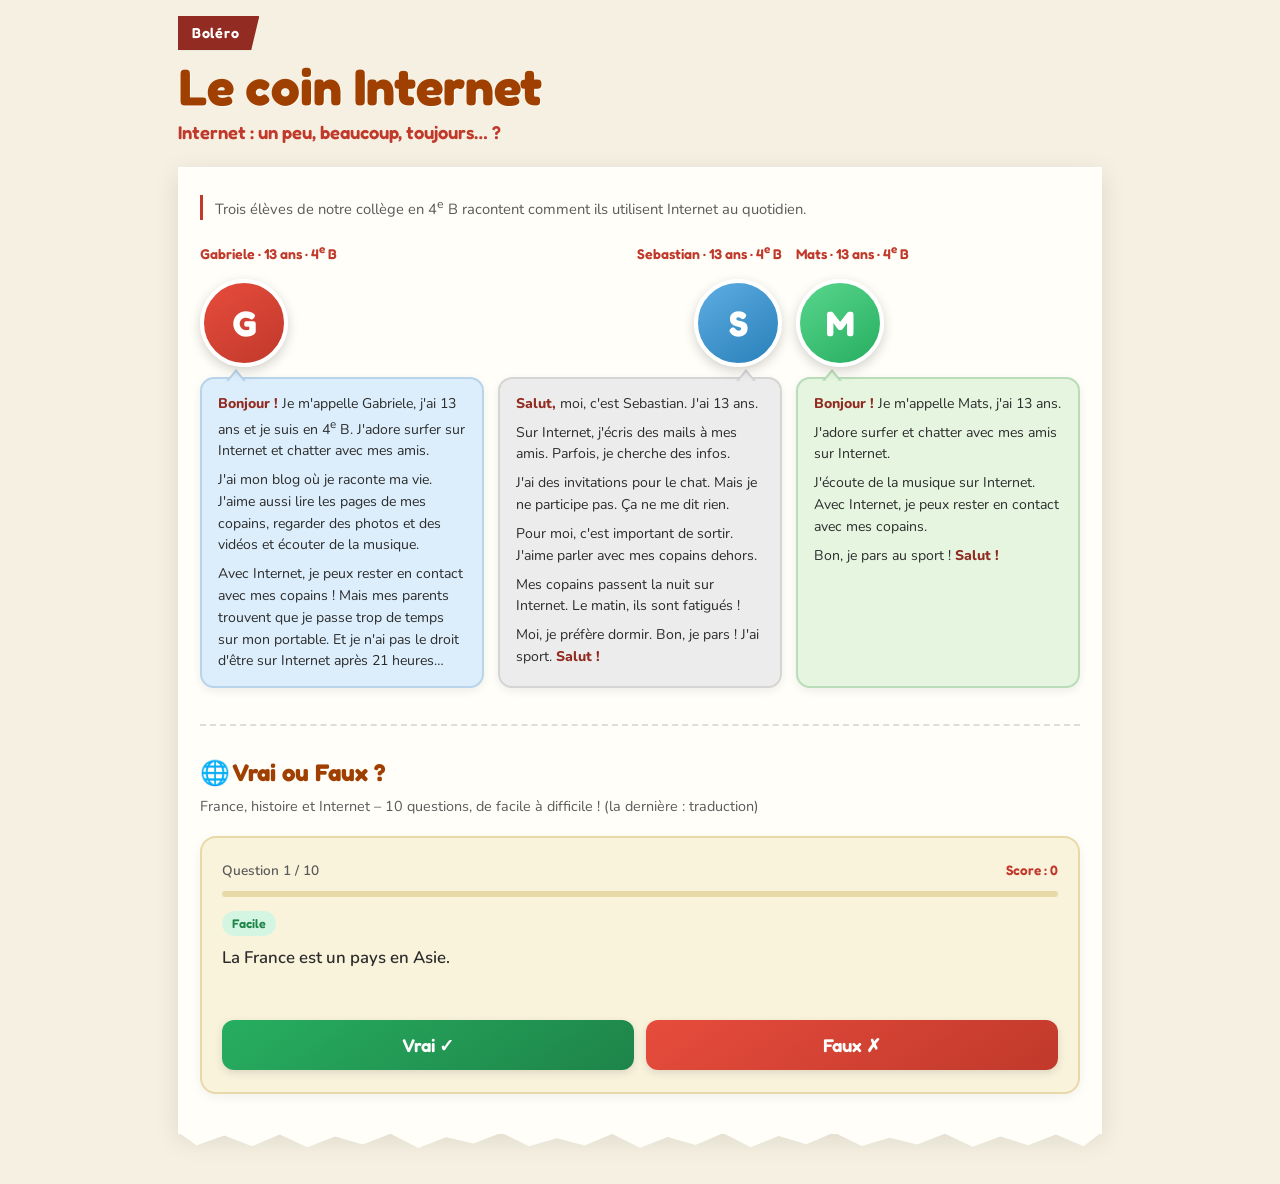
<file: index.html>
<!DOCTYPE html>
<html lang="fr">
<head>
  <meta charset="UTF-8" />
  <meta name="viewport" content="width=device-width, initial-scale=1.0, viewport-fit=cover" />
  <meta name="apple-mobile-web-app-capable" content="yes" />
  <meta name="apple-mobile-web-app-title" content="Le coin Internet" />
  <meta http-equiv="Cache-Control" content="no-cache, no-store, must-revalidate" />
  <meta name="description" content="Le coin Internet – Trois élèves racontent leur usage d'Internet. Quiz Vrai ou Faux et traduction." />
  <title>Le coin Internet – Boléro</title>
  <link rel="preconnect" href="https://fonts.googleapis.com" />
  <link rel="preconnect" href="https://fonts.gstatic.com" crossorigin />
  <link href="https://fonts.googleapis.com/css2?family=Fredoka:wght@500;600;700&family=Nunito:wght@400;600;700;800&display=swap" rel="stylesheet" />
  <link rel="stylesheet" href="css/styles.css" />
  <script src="js/questions.js" defer></script>
  <script src="js/quiz.js" defer></script>
</head>
<body>
  <div class="page">

    <header class="article-head">
      <div class="bolero">Boléro</div>
      <h1>Le coin Internet</h1>
      <p class="subtitle">Internet : un peu, beaucoup, toujours… ?</p>
    </header>

    <main>
      <section class="paper">

        <p class="paper-intro-line">Trois élèves de notre collège en 4<sup>e</sup> B racontent comment ils utilisent Internet au quotidien.</p>

        <div class="profiles">

          <!-- Gabriele -->
          <article class="profile profile--gabriele">
            <p class="profile__label">Gabriele · 13 ans · 4<sup>e</sup> B</p>
            <div class="profile__top">
              <div class="profile__avatar profile__avatar--gabriele">G</div>
            </div>
            <div class="bubble bubble--blue">
              <p><strong>Bonjour !</strong> Je m'appelle Gabriele, j'ai 13 ans et je suis en 4<sup>e</sup> B. J'adore surfer sur Internet et chatter avec mes amis.</p>
              <p>J'ai mon blog où je raconte ma vie. J'aime aussi lire les pages de mes copains, regarder des photos et des vidéos et écouter de la musique.</p>
              <p>Avec Internet, je peux rester en contact avec mes copains ! Mais mes parents trouvent que je passe trop de temps sur mon portable. Et je n'ai pas le droit d'être sur Internet après 21 heures…</p>
            </div>
          </article>

          <!-- Sebastian -->
          <article class="profile profile--sebastian">
            <p class="profile__label profile__label--right">Sebastian · 13 ans · 4<sup>e</sup> B</p>
            <div class="profile__top">
              <div class="profile__avatar profile__avatar--sebastian">S</div>
            </div>
            <div class="bubble bubble--grey">
              <p><strong>Salut,</strong> moi, c'est Sebastian. J'ai 13 ans.</p>
              <p>Sur Internet, j'écris des mails à mes amis. Parfois, je cherche des infos.</p>
              <p>J'ai des invitations pour le chat. Mais je ne participe pas. Ça ne me dit rien.</p>
              <p>Pour moi, c'est important de sortir. J'aime parler avec mes copains dehors.</p>
              <p>Mes copains passent la nuit sur Internet. Le matin, ils sont fatigués !</p>
              <p>Moi, je préfère dormir. Bon, je pars ! J'ai sport. <strong>Salut !</strong></p>
            </div>
          </article>

          <!-- Mats -->
          <article class="profile profile--mats">
            <p class="profile__label">Mats · 13 ans · 4<sup>e</sup> B</p>
            <div class="profile__top">
              <div class="profile__avatar profile__avatar--mats">M</div>
            </div>
            <div class="bubble bubble--green">
              <p><strong>Bonjour !</strong> Je m'appelle Mats, j'ai 13 ans.</p>
              <p>J'adore surfer et chatter avec mes amis sur Internet.</p>
              <p>J'écoute de la musique sur Internet. Avec Internet, je peux rester en contact avec mes copains.</p>
              <p>Bon, je pars au sport ! <strong>Salut !</strong></p>
            </div>
          </article>

        </div>

        <!-- Quiz Vrai ou Faux -->
        <section class="quiz" id="quiz" aria-label="Quiz Vrai ou Faux">
          <h2 class="quiz__title">🌐 Vrai ou Faux ?</h2>
          <p class="quiz__subtitle">France, histoire et Internet – 10 questions, de facile à difficile ! (la dernière : traduction)</p>

          <div class="quiz__card" id="quiz-game">
            <div class="quiz__meta">
              <span id="quiz-progress">Question 1 / 10</span>
              <span class="quiz__score">Score : <span id="quiz-score">0</span></span>
            </div>
            <div class="quiz__progress-bar" aria-hidden="true">
              <div class="quiz__progress-fill" id="quiz-progress-fill"></div>
            </div>
            <span class="quiz__level quiz__level--easy" id="quiz-level">Facile</span>
            <p class="quiz__statement" id="quiz-statement"></p>
            <div class="quiz__buttons" id="quiz-buttons">
              <button class="quiz__btn quiz__btn--vrai" id="btn-vrai" type="button" aria-label="Antwort: Vrai">Vrai ✓</button>
              <button class="quiz__btn quiz__btn--faux" id="btn-faux" type="button" aria-label="Antwort: Faux">Faux ✗</button>
            </div>
            <div class="quiz__translate" id="quiz-translate">
              <p class="quiz__prompt-de" id="quiz-prompt-de"></p>
              <label class="visually-hidden" for="quiz-input">Traduction en français</label>
              <input class="quiz__input" id="quiz-input" type="text" placeholder="Écris la phrase en français…" autocomplete="off" spellcheck="false" />
              <button class="quiz__btn quiz__btn--valider" id="btn-valider" type="button">Valider</button>
            </div>
            <div class="quiz__feedback" id="quiz-feedback" role="status" aria-live="polite"></div>
          </div>

          <div class="quiz__card quiz__result" id="quiz-result">
            <p class="quiz__result-score" id="result-score"></p>
            <p class="quiz__result-msg" id="result-msg"></p>
            <button class="quiz__replay" id="btn-replay" type="button">Rejouer</button>
          </div>
        </section>

      </section>
    </main>

  </div>
</body>
</html>
</file>
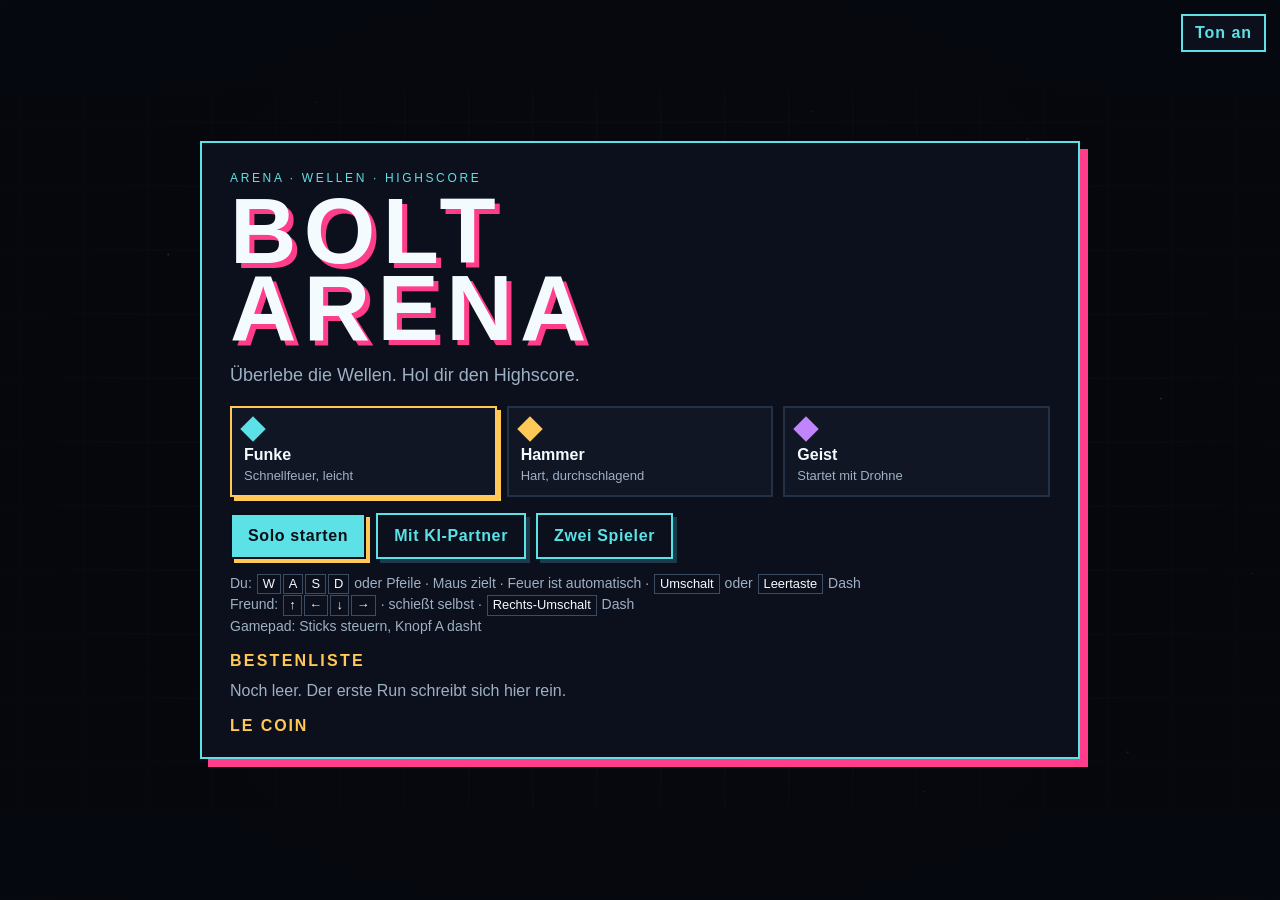
<file: spiel/index.html>
<!DOCTYPE html>
<html lang="de">
<head>
  <meta charset="UTF-8" />
  <meta name="viewport" content="width=device-width, initial-scale=1.0, viewport-fit=cover" />
  <title>BOLT ARENA</title>
  <meta name="description" content="BOLT ARENA – Wellen, Bosse, Upgrades. Solo, mit KI oder zu zweit." />
  <link rel="stylesheet" href="css/game.css" />
</head>
<body>
  <canvas id="view" width="1600" height="900" aria-hidden="true"></canvas>

  <button id="btn-mute" class="float-btn float-btn--mute" type="button">Ton an</button>
  <button id="btn-pause" class="float-btn float-btn--pause" type="button" hidden>Pause</button>

  <section id="menu" class="overlay">
    <div class="panel">
      <p class="eyebrow">Arena · Wellen · Highscore</p>
      <h1 class="logo">BOLT<br />ARENA</h1>
      <p class="tag">Überlebe die Wellen. Hol dir den Highscore.</p>

      <div class="chars" role="listbox" aria-label="Schiff wählen">
        <button class="char is-on" type="button" data-char="funke">
          <span class="swatch swatch--funke"></span>
          <strong>Funke</strong>
          <em>Schnellfeuer, leicht</em>
        </button>
        <button class="char" type="button" data-char="hammer">
          <span class="swatch swatch--hammer"></span>
          <strong>Hammer</strong>
          <em>Hart, durchschlagend</em>
        </button>
        <button class="char" type="button" data-char="geist">
          <span class="swatch swatch--geist"></span>
          <strong>Geist</strong>
          <em>Startet mit Drohne</em>
        </button>
      </div>

      <div class="actions">
        <button id="btn-solo" class="btn" type="button">Solo starten</button>
        <button id="btn-ki" class="btn btn--ghost" type="button">Mit KI-Partner</button>
        <button id="btn-coop" class="btn btn--ghost" type="button">Zwei Spieler</button>
      </div>

      <p class="help">
        Du: <kbd>W</kbd><kbd>A</kbd><kbd>S</kbd><kbd>D</kbd> oder Pfeile · Maus zielt · Feuer ist automatisch · <kbd>Umschalt</kbd> oder <kbd>Leertaste</kbd> Dash
        <br />
        Freund: <kbd>↑</kbd><kbd>←</kbd><kbd>↓</kbd><kbd>→</kbd> · schießt selbst · <kbd>Rechts-Umschalt</kbd> Dash
        <br />
        Gamepad: Sticks steuern, Knopf A dasht
      </p>

      <div class="board-wrap">
        <h2>Bestenliste</h2>
        <ol id="board"></ol>
      </div>

      <a class="coin" href="/">Le Coin</a>
    </div>
  </section>

  <section id="upgrade" class="overlay" hidden>
    <div class="panel">
      <p class="eyebrow">Welle geschafft</p>
      <h2>Wähl ein Upgrade</h2>
      <div id="cards" class="cards"></div>
      <p class="help">Klick oder Taste <kbd>1</kbd> <kbd>2</kbd> <kbd>3</kbd></p>
    </div>
  </section>

  <section id="pause" class="overlay" hidden>
    <div class="panel panel--narrow">
      <p class="eyebrow">Pausiert</p>
      <h2>Kurz Luft holen</h2>
      <div class="actions">
        <button id="btn-resume" class="btn" type="button">Weiter</button>
        <button id="btn-quit" class="btn btn--ghost" type="button">Zum Menü</button>
      </div>
    </div>
  </section>

  <section id="over" class="overlay" hidden>
    <div class="panel panel--narrow">
      <p class="eyebrow">Run vorbei</p>
      <h2 id="over-title">Getroffen</h2>
      <p id="over-score" class="bigscore">0</p>
      <p id="over-stats" class="stats"></p>
      <label class="name-label" for="pname">Name für die Bestenliste
        <input id="pname" maxlength="12" placeholder="Dein Name" autocomplete="off" />
      </label>
      <div class="actions">
        <button id="btn-again" class="btn" type="button">Nochmal</button>
        <button id="btn-menu" class="btn btn--ghost" type="button">Menü</button>
      </div>
    </div>
  </section>

  <p id="sim" hidden></p>
  <script src="js/game.js" defer></script>
</body>
</html>
</file>
<file: css/styles.css>
/* Le coin Internet – styles (look & feel unverändert) */

:root {
  --cream: #f5f0e1;
  --yellow: #faf3dc;
  --paper: #fffef9;
  --red: #c0392b;
  --red-dark: #922b21;
  --orange: #d35400;
  --rust: #a04000;
  --blue-bubble: #dceefb;
  --grey-bubble: #ececec;
  --green-bubble: #e5f5e0;
  --text: #2c2c2c;
  --muted: #5a5a5a;
}

* { box-sizing: border-box; margin: 0; padding: 0; }

html { scroll-behavior: smooth; }

body {
  font-family: "Nunito", -apple-system, sans-serif;
  background: var(--cream);
  color: var(--text);
  line-height: 1.55;
  min-height: 100vh;
}

.page {
  max-width: 960px;
  margin: 0 auto;
  padding: 16px 18px 50px;
}

/* Article header */
.article-head {
  margin-bottom: 20px;
  position: relative;
}

.bolero {
  display: inline-block;
  background: var(--red-dark);
  color: #fff;
  font-family: "Fredoka", sans-serif;
  font-weight: 600;
  font-size: 0.9rem;
  padding: 6px 20px 6px 14px;
  letter-spacing: 0.05em;
  clip-path: polygon(0 0, 100% 0, 90% 100%, 0 100%);
  box-shadow: 2px 2px 0 rgba(0,0,0,0.15);
}

h1 {
  font-family: "Fredoka", sans-serif;
  font-size: clamp(2.2rem, 6vw, 3.2rem);
  font-weight: 700;
  color: var(--rust);
  line-height: 1.05;
  margin: 10px 0 4px;
  text-shadow: 1px 1px 0 rgba(255,255,255,0.8);
}

.subtitle {
  font-family: "Fredoka", sans-serif;
  font-weight: 600;
  color: var(--red);
  font-size: 1.15rem;
  margin-bottom: 10px;
}

/* Paper sheet */
.paper {
  background: var(--paper);
  box-shadow: 0 6px 24px rgba(0,0,0,0.1), 0 1px 0 #fff inset;
  padding: 28px 22px 40px;
  position: relative;
  margin-top: 8px;
}

.paper::after {
  content: "";
  position: absolute;
  left: 0; right: 0; bottom: -16px;
  height: 18px;
  background: var(--paper);
  clip-path: polygon(
    0% 0%, 2% 75%, 5% 20%, 8% 80%, 11% 15%, 14% 85%, 17% 25%,
    20% 70%, 23% 10%, 26% 90%, 29% 30%, 32% 65%, 35% 5%, 38% 80%,
    41% 35%, 44% 75%, 47% 12%, 50% 88%, 53% 28%, 56% 72%, 59% 8%,
    62% 85%, 65% 22%, 68% 68%, 71% 3%, 74% 78%, 77% 32%, 80% 70%,
    83% 10%, 86% 82%, 89% 26%, 92% 74%, 95% 14%, 98% 80%, 100% 0%
  );
  filter: drop-shadow(0 3px 2px rgba(0,0,0,0.06));
}

/* Intro line */
.paper-intro-line {
  font-size: 0.92rem;
  color: var(--muted);
  margin-bottom: 20px;
  border-left: 3px solid var(--red);
  padding-left: 12px;
}

/* Profiles grid */
.profiles {
  display: grid;
  grid-template-columns: 1fr 1fr 1fr;
  gap: 20px 14px;
  margin-top: 8px;
}

.profile {
  display: flex;
  flex-direction: column;
  gap: 10px;
}

.profile__top {
  display: flex;
  align-items: flex-end;
  gap: 8px;
  position: relative;
}

.profile--sebastian .profile__top {
  flex-direction: row-reverse;
}

.profile__avatar {
  width: 88px;
  height: 88px;
  border-radius: 50%;
  border: 4px solid #fff;
  box-shadow: 0 4px 12px rgba(0,0,0,0.18);
  display: flex;
  align-items: center;
  justify-content: center;
  font-family: "Fredoka", sans-serif;
  font-size: 2.2rem;
  font-weight: 700;
  color: #fff;
  flex-shrink: 0;
  position: relative;
  z-index: 2;
}

.profile__avatar--gabriele {
  background: linear-gradient(145deg, #e74c3c, #c0392b);
}

.profile__avatar--sebastian {
  background: linear-gradient(145deg, #5dade2, #2980b9);
}

.profile__avatar--mats {
  background: linear-gradient(145deg, #58d68d, #27ae60);
}

.profile__label {
  font-family: "Fredoka", sans-serif;
  font-weight: 600;
  font-size: 0.88rem;
  color: var(--red);
  margin-bottom: 4px;
}

.profile__label--right { text-align: right; }

/* Speech bubbles */
.bubble {
  padding: 14px 16px;
  border-radius: 14px;
  font-size: 0.88rem;
  position: relative;
  box-shadow: 0 3px 10px rgba(0,0,0,0.07);
  flex: 1;
}

.bubble p + p { margin-top: 7px; }

.bubble strong {
  color: var(--red-dark);
  font-weight: 800;
}

.bubble--blue {
  background: var(--blue-bubble);
  border: 2px solid #b8d4ea;
}

.bubble--grey {
  background: var(--grey-bubble);
  border: 2px solid #d5d5d5;
}

.bubble--green {
  background: var(--green-bubble);
  border: 2px solid #b8ddb8;
}

.bubble--blue::before {
  content: "";
  position: absolute;
  top: -10px;
  left: 24px;
  width: 0; height: 0;
  border-left: 10px solid transparent;
  border-right: 10px solid transparent;
  border-bottom: 12px solid #b8d4ea;
}

.bubble--blue::after {
  content: "";
  position: absolute;
  top: -7px;
  left: 26px;
  width: 0; height: 0;
  border-left: 8px solid transparent;
  border-right: 8px solid transparent;
  border-bottom: 10px solid var(--blue-bubble);
}

.bubble--grey::before {
  content: "";
  position: absolute;
  top: -10px;
  right: 24px;
  width: 0; height: 0;
  border-left: 10px solid transparent;
  border-right: 10px solid transparent;
  border-bottom: 12px solid #d5d5d5;
}

.bubble--grey::after {
  content: "";
  position: absolute;
  top: -7px;
  right: 26px;
  width: 0; height: 0;
  border-left: 8px solid transparent;
  border-right: 8px solid transparent;
  border-bottom: 10px solid var(--grey-bubble);
}

.bubble--green::before {
  content: "";
  position: absolute;
  top: -10px;
  left: 24px;
  width: 0; height: 0;
  border-left: 10px solid transparent;
  border-right: 10px solid transparent;
  border-bottom: 12px solid #b8ddb8;
}

.bubble--green::after {
  content: "";
  position: absolute;
  top: -7px;
  left: 26px;
  width: 0; height: 0;
  border-left: 8px solid transparent;
  border-right: 8px solid transparent;
  border-bottom: 10px solid var(--green-bubble);
}

/* Responsive */
@media (max-width: 900px) {
  .profiles {
    grid-template-columns: 1fr;
  }
}

@media (max-width: 700px) {
  .profile--sebastian .profile__top {
    flex-direction: row;
  }

  .bubble--grey::before,
  .bubble--grey::after {
    right: auto;
    left: 24px;
  }

  .bubble--grey::after { left: 26px; }
}

/* Quiz */
.quiz {
  margin-top: 36px;
  padding-top: 28px;
  border-top: 2px dashed #ddd;
}

.quiz__title {
  font-family: "Fredoka", sans-serif;
  font-size: 1.5rem;
  font-weight: 700;
  color: var(--rust);
  margin-bottom: 4px;
}

.quiz__subtitle {
  font-size: 0.9rem;
  color: var(--muted);
  margin-bottom: 18px;
}

.quiz__card {
  background: var(--yellow);
  border: 2px solid #e8d9a8;
  border-radius: 16px;
  padding: 22px 20px;
  box-shadow: 0 3px 12px rgba(0,0,0,0.06);
}

.quiz__meta {
  display: flex;
  justify-content: space-between;
  align-items: center;
  flex-wrap: wrap;
  gap: 8px;
  font-size: 0.85rem;
  color: var(--muted);
  margin-bottom: 10px;
  font-weight: 600;
}

.quiz__level {
  display: inline-block;
  font-family: "Fredoka", sans-serif;
  font-size: 0.78rem;
  font-weight: 600;
  padding: 3px 10px;
  border-radius: 20px;
  margin-bottom: 10px;
}

.quiz__level--easy { background: #d5f5e3; color: #1e8449; }
.quiz__level--medium { background: #fdebd0; color: #b7950b; }
.quiz__level--hard { background: #fadbd8; color: #922b21; }
.quiz__level--translate { background: #d6eaf8; color: #1f618d; }

.quiz__progress-bar {
  height: 6px;
  background: #e8d9a8;
  border-radius: 6px;
  margin-bottom: 14px;
  overflow: hidden;
}

.quiz__progress-fill {
  height: 100%;
  background: linear-gradient(90deg, var(--red), var(--orange));
  border-radius: 6px;
  transition: width 0.35s ease;
  width: 0%;
}

.quiz__score {
  color: var(--red);
  font-family: "Fredoka", sans-serif;
}

.quiz__statement {
  font-size: 1.05rem;
  font-weight: 600;
  color: var(--text);
  margin-bottom: 20px;
  min-height: 3.2em;
  line-height: 1.45;
}

.quiz__buttons {
  display: grid;
  grid-template-columns: 1fr 1fr;
  gap: 12px;
}

.quiz__btn {
  font-family: "Fredoka", sans-serif;
  font-size: 1.15rem;
  font-weight: 600;
  padding: 14px 16px;
  border: none;
  border-radius: 12px;
  cursor: pointer;
  transition: transform 0.15s, opacity 0.15s;
  color: #fff;
  box-shadow: 0 3px 8px rgba(0,0,0,0.12);
}

.quiz__btn:active { transform: scale(0.97); }
.quiz__btn:hover:not(:disabled) { filter: brightness(1.06); }
.quiz__btn:disabled { opacity: 0.5; cursor: not-allowed; transform: none; }
.quiz__btn:focus-visible {
  outline: 3px solid var(--orange);
  outline-offset: 2px;
}

.quiz__btn--vrai { background: linear-gradient(145deg, #27ae60, #1e8449); }
.quiz__btn--faux { background: linear-gradient(145deg, #e74c3c, #c0392b); }

.quiz__feedback {
  margin-top: 16px;
  padding: 12px 14px;
  border-radius: 10px;
  font-size: 0.92rem;
  display: none;
  animation: fadeIn 0.3s ease;
}

.quiz__feedback.is-visible { display: block; }
.quiz__feedback--ok { background: #d5f5e3; border: 1px solid #27ae60; color: #1e5631; }
.quiz__feedback--bad { background: #fadbd8; border: 1px solid #e74c3c; color: #922b21; }

.quiz__result {
  text-align: center;
  display: none;
}

.quiz__result.is-visible { display: block; animation: fadeIn 0.4s ease; }

.quiz__result-score {
  font-family: "Fredoka", sans-serif;
  font-size: 2rem;
  font-weight: 700;
  color: var(--rust);
  margin: 12px 0 8px;
}

.quiz__result-msg {
  font-size: 1rem;
  color: var(--muted);
  margin-bottom: 18px;
}

.quiz__replay {
  font-family: "Fredoka", sans-serif;
  font-size: 1rem;
  font-weight: 600;
  padding: 12px 28px;
  background: var(--red);
  color: #fff;
  border: none;
  border-radius: 10px;
  cursor: pointer;
  box-shadow: 0 3px 8px rgba(0,0,0,0.15);
}

.quiz__replay:hover { background: var(--red-dark); }

.quiz__translate {
  display: none;
}

.quiz__translate.is-visible {
  display: block;
}

.quiz__prompt-de {
  font-size: 1.05rem;
  font-weight: 700;
  color: var(--rust);
  background: #fff;
  border: 2px dashed #e8d9a8;
  border-radius: 10px;
  padding: 12px 14px;
  margin-bottom: 14px;
}

.quiz__input {
  width: 100%;
  font-family: "Nunito", sans-serif;
  font-size: 1rem;
  padding: 12px 14px;
  border: 2px solid #e8d9a8;
  border-radius: 10px;
  margin-bottom: 12px;
  background: #fff;
  color: var(--text);
}

.quiz__input:focus {
  outline: none;
  border-color: var(--orange);
  box-shadow: 0 0 0 3px rgba(211, 84, 0, 0.15);
}

.quiz__btn--valider {
  width: 100%;
  background: linear-gradient(145deg, #2980b9, #1f618d);
}

.visually-hidden {
  position: absolute;
  width: 1px;
  height: 1px;
  padding: 0;
  margin: -1px;
  overflow: hidden;
  clip: rect(0, 0, 0, 0);
  white-space: nowrap;
  border: 0;
}

@keyframes fadeIn {
  from { opacity: 0; transform: translateY(6px); }
  to { opacity: 1; transform: translateY(0); }
}

@media (max-width: 500px) {
  .page { padding: 12px 14px 40px; }
  .paper { padding: 20px 16px 36px; }
  .quiz__card { padding: 18px 16px; }
  .quiz__buttons { grid-template-columns: 1fr; }
  .profile__avatar { width: 72px; height: 72px; font-size: 1.8rem; }
}
</file>
<file: spiel/css/game.css>
:root {
  --bg: #070910;
  --ink: #f4fbff;
  --muted: #9eb0c4;
  --cyan: #5ce1e6;
  --magenta: #ff3d8a;
  --gold: #ffc857;
  --panel: #0c101c;
  color-scheme: dark;
}

* { box-sizing: border-box; }

html, body {
  margin: 0;
  height: 100%;
  background: var(--bg);
  color: var(--ink);
  font-family: "Avenir Next", "Segoe UI", "Trebuchet MS", sans-serif;
  overflow: hidden;
}

button, input { font: inherit; color: inherit; }

#view {
  position: fixed;
  inset: 0;
  width: 100%;
  height: 100%;
  display: block;
  background: #05070d;
  cursor: crosshair;
}

.overlay {
  position: fixed;
  inset: 0;
  display: grid;
  place-items: center;
  padding: 24px 16px;
  overflow: auto;
  background: radial-gradient(ellipse at center, rgba(7, 9, 16, 0.2), rgba(7, 9, 16, 0.78));
}

.overlay[hidden] { display: none; }

.panel {
  width: min(880px, 100%);
  background: var(--panel);
  border: 2px solid var(--cyan);
  box-shadow: 8px 8px 0 var(--magenta);
  padding: 28px 28px 22px;
}

.panel--narrow { width: min(520px, 100%); }

.eyebrow {
  margin: 0 0 8px;
  letter-spacing: 0.22em;
  text-transform: uppercase;
  font-size: 12px;
  color: var(--cyan);
}

.logo {
  margin: 0;
  font-size: clamp(52px, 10vw, 92px);
  line-height: 0.84;
  letter-spacing: 0.08em;
  text-shadow: 5px 5px 0 var(--magenta);
}

.tag, .help, .stats {
  color: var(--muted);
  line-height: 1.45;
}

.tag { margin: 14px 0 18px; font-size: 18px; }

h2 { margin: 0 0 12px; letter-spacing: 0.04em; }

.chars {
  display: grid;
  grid-template-columns: repeat(3, 1fr);
  gap: 10px;
  margin-bottom: 16px;
}

.char {
  text-align: left;
  background: #101624;
  border: 2px solid #243044;
  padding: 12px;
  cursor: pointer;
}

.char strong, .char em { display: block; }
.char em { color: var(--muted); font-style: normal; font-size: 13px; margin-top: 4px; }

.char.is-on {
  border-color: var(--gold);
  box-shadow: 4px 4px 0 var(--gold);
}

.swatch {
  display: block;
  width: 18px;
  height: 18px;
  margin-bottom: 8px;
  transform: rotate(45deg);
}
.swatch--funke { background: #5ce1e6; }
.swatch--hammer { background: #ffc857; }
.swatch--geist { background: #c084fc; }

.actions {
  display: flex;
  flex-wrap: wrap;
  gap: 10px;
  margin: 8px 0 14px;
}

.btn {
  appearance: none;
  border: 2px solid #071016;
  background: var(--cyan);
  color: #071016;
  font-weight: 800;
  letter-spacing: 0.04em;
  padding: 12px 16px;
  cursor: pointer;
  box-shadow: 4px 4px 0 var(--gold);
}

.btn:hover { transform: translate(-2px, -2px); box-shadow: 6px 6px 0 var(--gold); }
.btn:active { transform: translate(2px, 2px); box-shadow: none; }

.btn--ghost {
  background: transparent;
  color: var(--cyan);
  border-color: var(--cyan);
  box-shadow: 4px 4px 0 #1b3a4a;
}

kbd {
  display: inline-block;
  border: 1px solid #3c4d63;
  padding: 0 5px;
  margin: 0 1px;
  font-family: inherit;
  font-size: 0.92em;
  color: var(--ink);
}

.help { font-size: 14px; margin: 0 0 16px; }

.board-wrap h2 { font-size: 16px; letter-spacing: 0.14em; text-transform: uppercase; color: var(--gold); }
#board { margin: 0; padding-left: 20px; min-height: 1.4em; }
#board li { margin: 3px 0; }
#board .empty { list-style: none; margin-left: -20px; color: var(--muted); }

.coin {
  display: inline-block;
  margin-top: 12px;
  color: var(--gold);
  font-weight: 800;
  letter-spacing: 0.12em;
  text-transform: uppercase;
  text-decoration: none;
}
.coin:hover { color: var(--ink); }

.cards {
  display: grid;
  grid-template-columns: repeat(3, 1fr);
  gap: 12px;
}

.card {
  text-align: left;
  background: #101624;
  border: 2px solid var(--cyan);
  padding: 16px 14px 18px;
  cursor: pointer;
  min-height: 140px;
  box-shadow: 4px 4px 0 var(--magenta);
}
.card:hover { transform: translate(-2px, -2px); }
.card strong, .card em { display: block; }
.card em { color: var(--muted); font-style: normal; margin-top: 8px; line-height: 1.35; }
.card__key {
  display: inline-block;
  margin-bottom: 8px;
  color: var(--gold);
  font-weight: 800;
}

.bigscore {
  margin: 0 0 8px;
  font-size: clamp(42px, 8vw, 68px);
  font-weight: 800;
  letter-spacing: 0.04em;
  color: var(--gold);
  text-shadow: 4px 4px 0 var(--magenta);
}

.name-label { display: block; font-size: 14px; color: var(--muted); }
.name-label input {
  display: block;
  width: 100%;
  margin-top: 6px;
  padding: 10px 12px;
  background: #070910;
  border: 2px solid var(--cyan);
}

.float-btn {
  position: fixed;
  z-index: 3;
  background: #0c101c;
  color: var(--cyan);
  border: 2px solid var(--cyan);
  padding: 8px 12px;
  cursor: pointer;
  font-weight: 800;
  letter-spacing: 0.06em;
}
.float-btn--mute { top: 14px; right: 14px; }
.float-btn--pause { top: 14px; left: 14px; }

#sim {
  position: fixed;
  left: 8px;
  bottom: 8px;
  z-index: 5;
  background: #000;
  color: #fff;
  padding: 6px 8px;
}

:focus-visible { outline: 3px solid var(--gold); outline-offset: 3px; }

@media (max-width: 720px) {
  .chars, .cards { grid-template-columns: 1fr; }
  .panel { box-shadow: 5px 5px 0 var(--magenta); padding: 18px; }
  .help br { display: none; }
}

@media (prefers-reduced-motion: reduce) {
  .btn, .card, .char { transition: none; }
}
</file>
